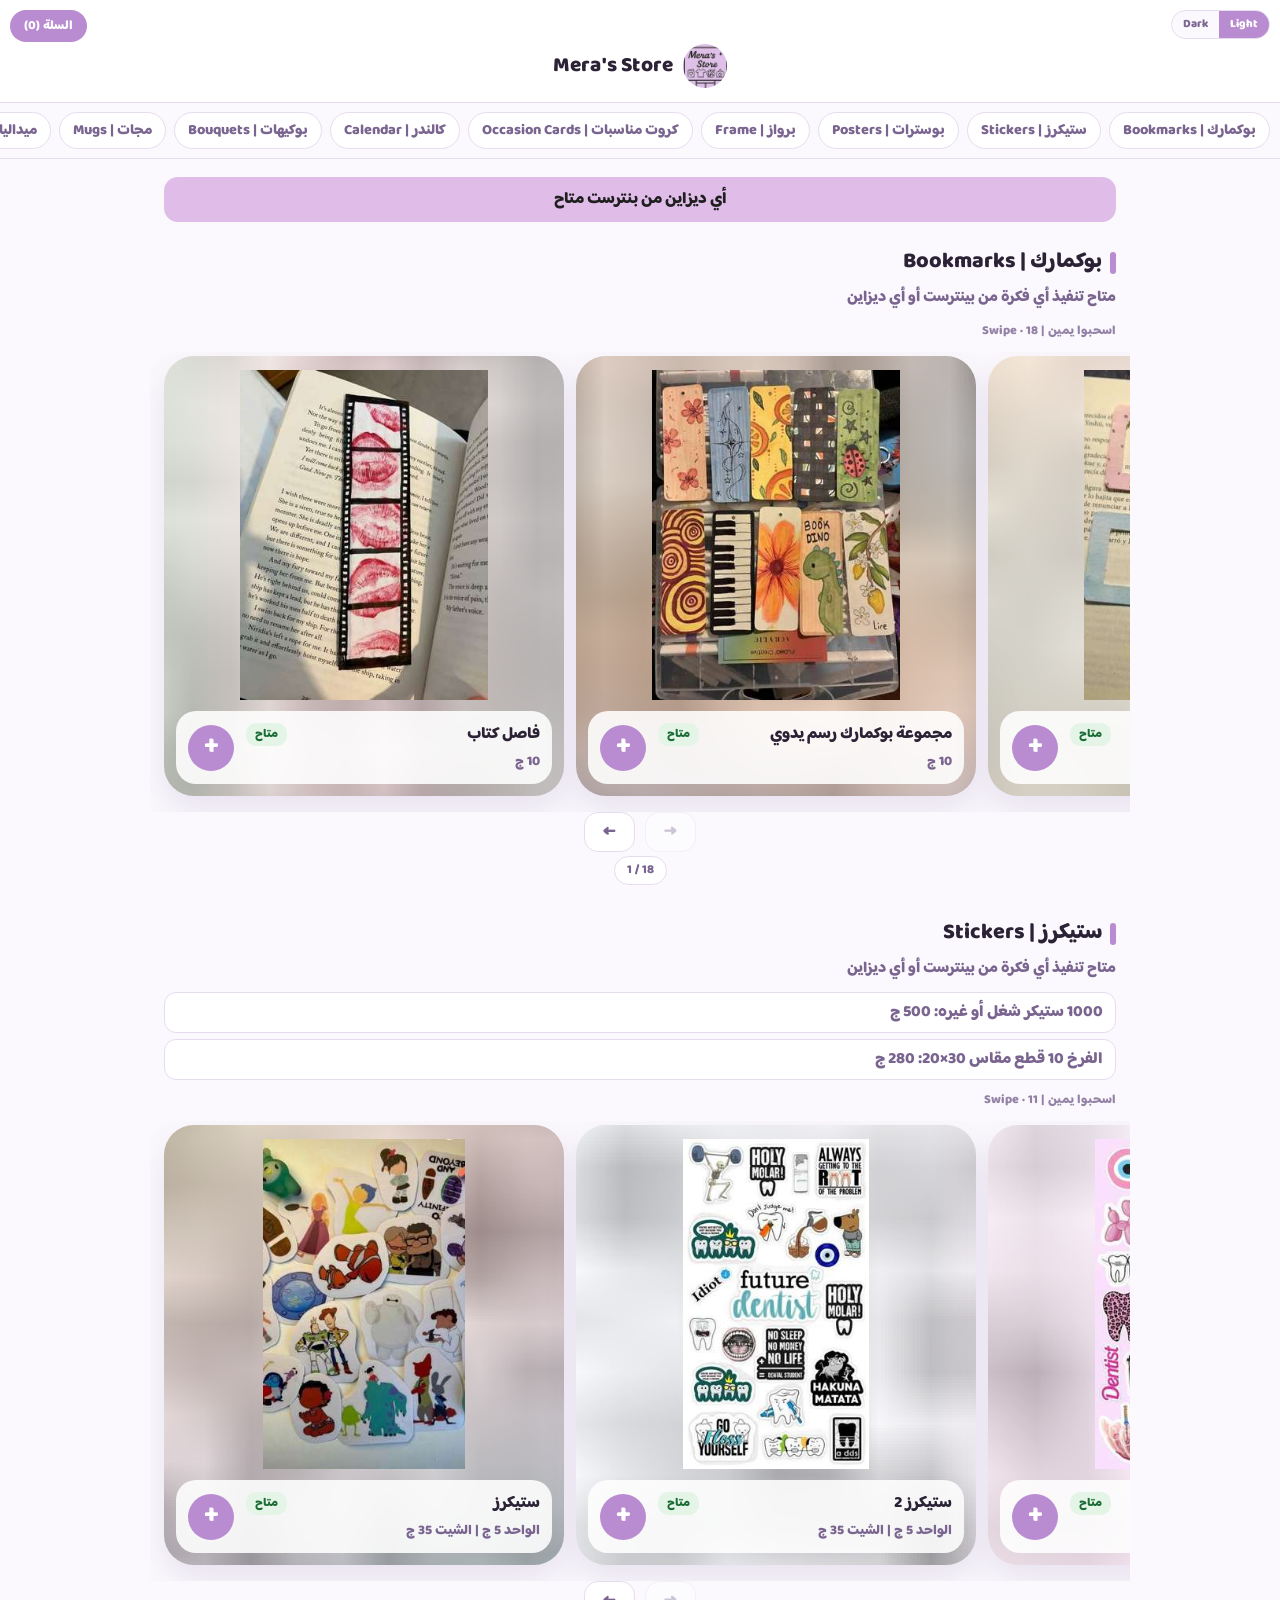
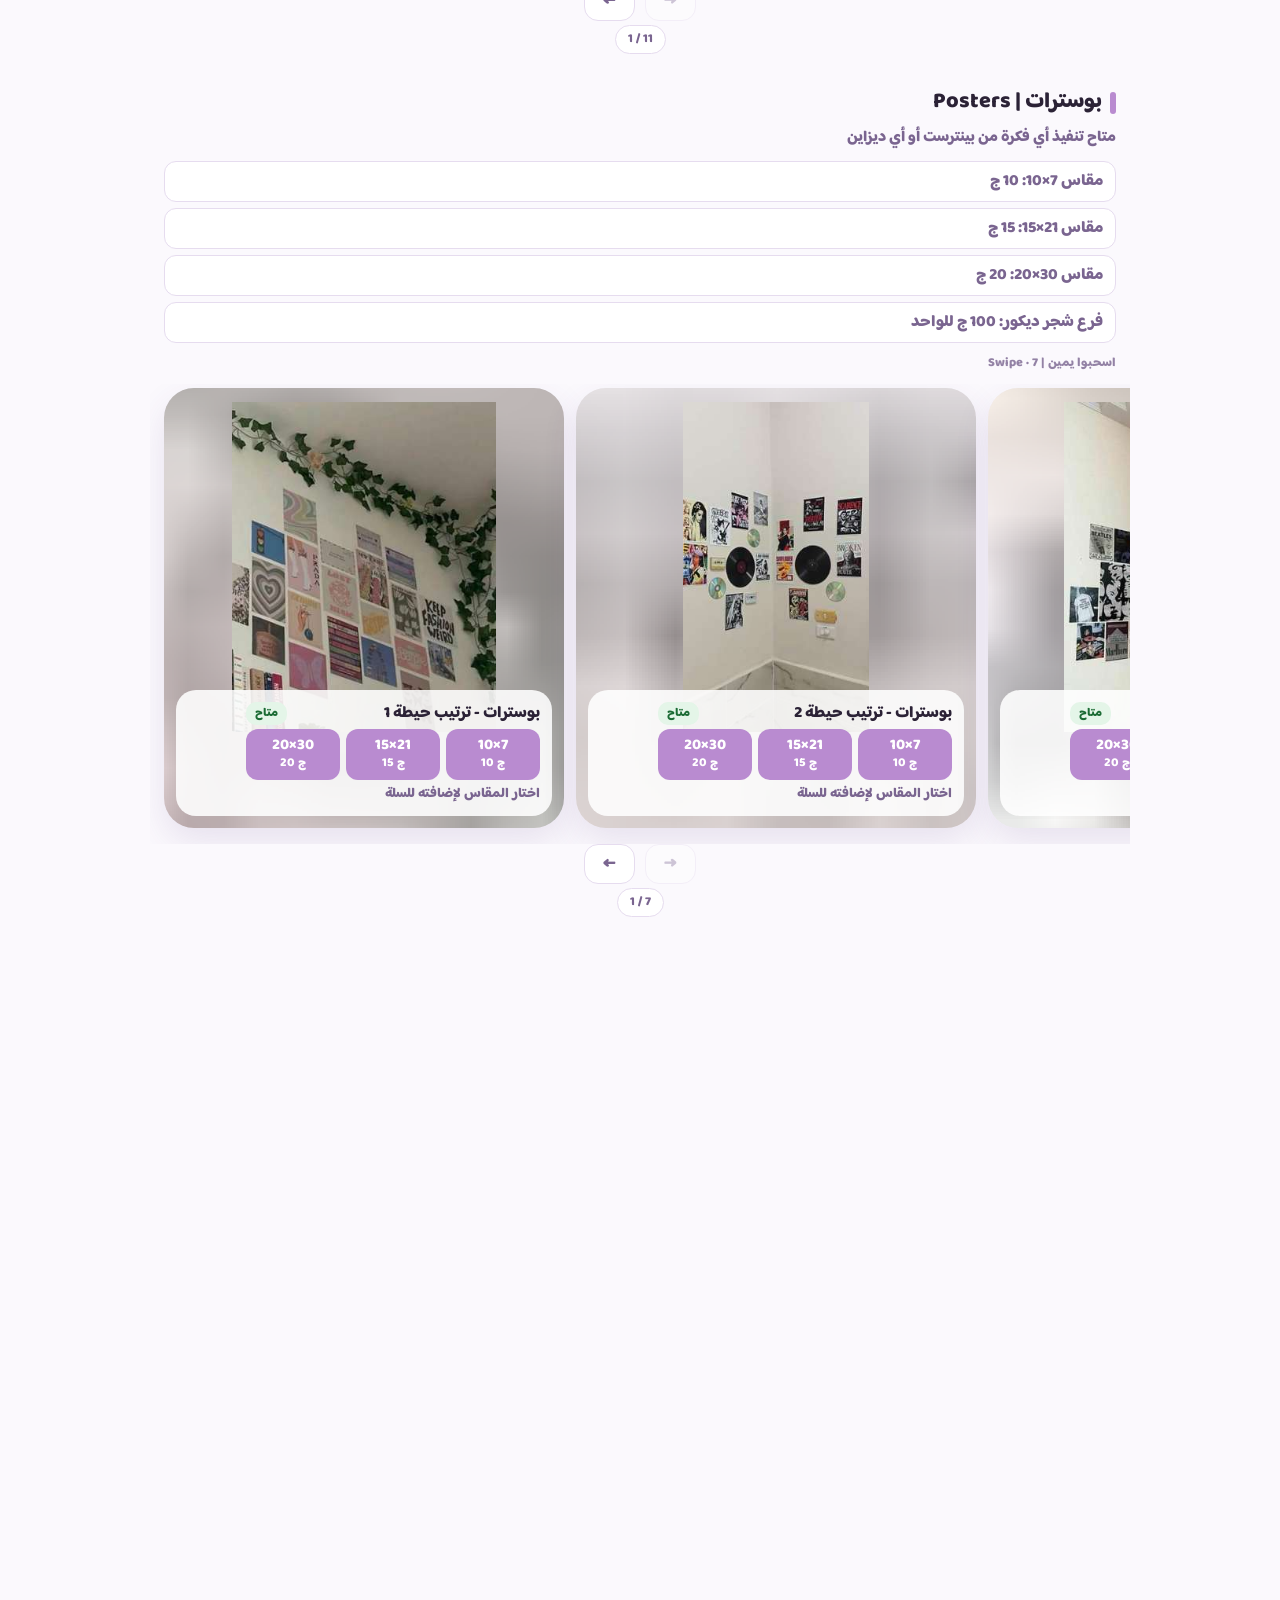
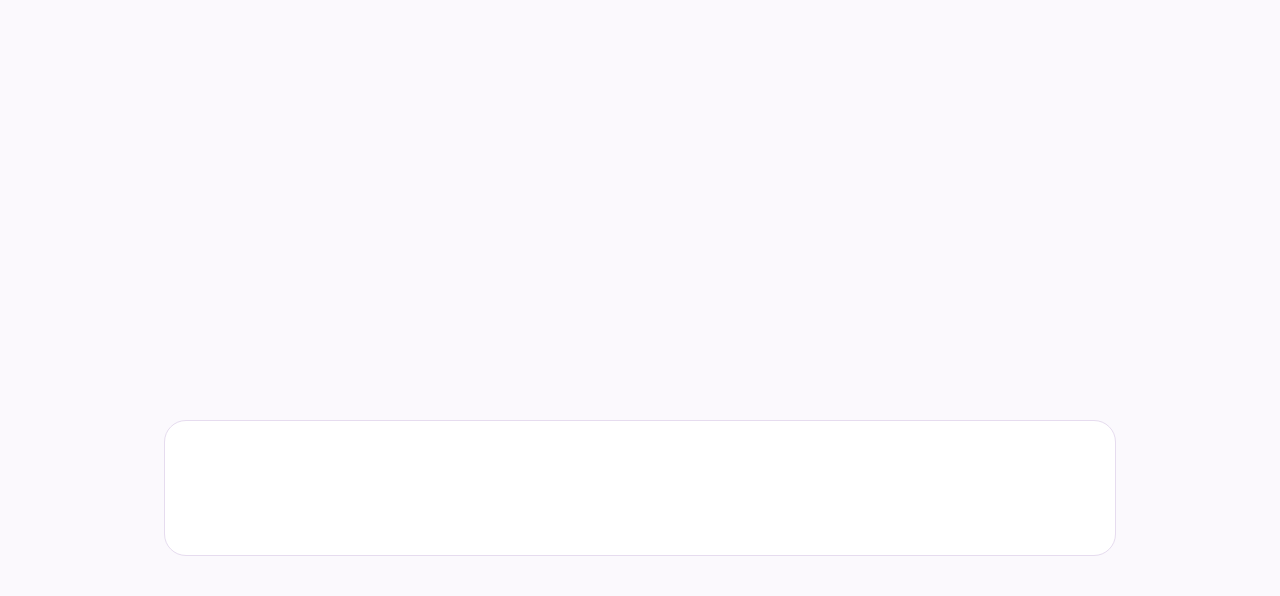
<file: index.html>
<!doctype html>
<html lang="ar" dir="rtl">
<head>
<meta charset="utf-8">
<meta name="viewport" content="width=device-width,initial-scale=1">
<title>Mera's Store | ميراز ستور | هدايا هاند ميد بالطلب</title>
<meta name="description" content="ميراز ستور: هدايا هاند ميد بالطلب: بوكيهات ورد، بوسترات، مجات، كروت مناسبات، بروازات، ميداليات وستيك تخرج. أي ديزاين من بنترست متاح، والطلب بيتم على واتساب.">
<meta name="robots" content="index, follow">
<link rel="canonical" href="https://amera-web.github.io/mera-store/">
<link rel="icon" type="image/svg+xml" href="favicon.svg">
<meta property="og:type" content="website">
<meta property="og:site_name" content="Mera's Store">
<meta property="og:title" content="Mera's Store | ميراز ستور | هدايا هاند ميد بالطلب">
<meta property="og:description" content="هدايا هاند ميد بالطلب: بوكيهات ورد، بوسترات، مجات، كروت مناسبات، بروازات، ميداليات وستيك تخرج. الطلب على واتساب.">
<meta property="og:url" content="https://amera-web.github.io/mera-store/">
<meta property="og:image" content="https://amera-web.github.io/mera-store/og-cover.jpg">
<meta property="og:locale" content="ar_EG">
<meta name="twitter:card" content="summary">
<script type="application/ld+json">
{
  "@context": "https://schema.org",
  "@type": "Store",
  "name": "Mera's Store",
  "alternateName": "ميراز ستور",
  "url": "https://amera-web.github.io/mera-store/",
  "image": "https://amera-web.github.io/mera-store/og-cover.jpg",
  "description": "متجر هدايا هاند ميد بالطلب: بوكيهات ورد، بوسترات، مجات، كروت مناسبات، بروازات، ميداليات وستيك تخرج.",
  "sameAs": [
    "https://www.instagram.com/merasjopp_89",
    "https://tiktok.com/@meras_jopp89"
  ],
  "contactPoint": {
    "@type": "ContactPoint",
    "contactType": "sales",
    "url": "https://wa.me/201017107338"
  }
}
</script>
<link rel="stylesheet" href="style.css">
</head>
<body>
<div id="app"><header class="h-side"><div class="theme" role="group" aria-label="Theme"><button type="button" data-t="light" aria-pressed="true">Light</button><button type="button" data-t="dark" aria-pressed="false">Dark</button></div><button type="button" class="cartbtn" id="cartbtn">السلة (0)</button><div class="side"><img data-s="logo.jpg" alt="Mera's Store"><div class="brand">Mera's Store</div></div></header>
<nav><a href="#bookmarks">بوكمارك | Bookmarks</a><a href="#stickers">ستيكرز | Stickers</a><a href="#posters">بوسترات | Posters</a><a href="#frames">برواز | Frame</a><a href="#cards">كروت مناسبات | Occasion Cards</a><a href="#calendar">كالندر | Calendar</a><a href="#bouquets">بوكيهات | Bouquets</a><a href="#mugs">مجات | Mugs</a><a href="#keychains">ميداليات | Keychains</a><a href="#grad">ستيك تخرج | Graduation Props</a><a href="#biz">كروت بيزنس | Business Cards</a><a href="#reviews">رسايل العملاء | Customers</a></nav>
<main><p class="pin">أي ديزاين من بنترست متاح</p><section id="bookmarks"><h2>بوكمارك | Bookmarks</h2><p class="tag">متاح تنفيذ أي فكرة من بينترست أو أي ديزاين</p><p class="hint">اسحبوا يمين | Swipe · 18</p><div class="row"><div class="card" style="--bd:url([data-uri])"><img data-s="bookmark.jpg" alt="فاصل كتاب" loading="lazy" decoding="async"><div><span class="name">فاصل كتاب</span><span class="av">متاح</span><span class="price">10 ج</span><button data-id="bookmark" data-n="فاصل كتاب">أضيف للسلة</button></div></div><div class="card" style="--bd:url([data-uri])"><img data-s="bookmarks2.jpg" alt="مجموعة بوكمارك رسم يدوي" loading="lazy" decoding="async"><div><span class="name">مجموعة بوكمارك رسم يدوي</span><span class="av">متاح</span><span class="price">10 ج</span><button data-id="bookmarks2" data-n="مجموعة بوكمارك رسم يدوي">أضيف للسلة</button></div></div><div class="card" style="--bd:url([data-uri])"><img data-s="bm-6499b5d2.jpg" alt="بوكمارك 3" loading="lazy" decoding="async"><div><span class="name">بوكمارك 3</span><span class="av">متاح</span><span class="price">10 ج</span><button data-id="bm-6499b5d2" data-n="بوكمارك 3">أضيف للسلة</button></div></div><div class="card" style="--bd:url([data-uri])"><img data-s="bm-3777583b.jpg" alt="بوكمارك 4" loading="lazy" decoding="async"><div><span class="name">بوكمارك 4</span><span class="av">متاح</span><span class="price">10 ج</span><button data-id="bm-3777583b" data-n="بوكمارك 4">أضيف للسلة</button></div></div><div class="card" style="--bd:url([data-uri])"><img data-s="bm-bdb9f914.jpg" alt="بوكمارك 5" loading="lazy" decoding="async"><div><span class="name">بوكمارك 5</span><span class="av">متاح</span><span class="price">10 ج</span><button data-id="bm-bdb9f914" data-n="بوكمارك 5">أضيف للسلة</button></div></div><div class="card" style="--bd:url([data-uri])"><img data-s="bm-5d52bbbf.jpg" alt="بوكمارك 6" loading="lazy" decoding="async"><div><span class="name">بوكمارك 6</span><span class="av">متاح</span><span class="price">10 ج</span><button data-id="bm-5d52bbbf" data-n="بوكمارك 6">أضيف للسلة</button></div></div><div class="card" style="--bd:url([data-uri])"><img data-s="bm-d1ce4de3.jpg" alt="بوكمارك 7" loading="lazy" decoding="async"><div><span class="name">بوكمارك 7</span><span class="av">متاح</span><span class="price">10 ج</span><button data-id="bm-d1ce4de3" data-n="بوكمارك 7">أضيف للسلة</button></div></div><div class="card" style="--bd:url([data-uri])"><img data-s="bm-d1bf0433.jpg" alt="بوكمارك 8" loading="lazy" decoding="async"><div><span class="name">بوكمارك 8</span><span class="av">متاح</span><span class="price">10 ج</span><button data-id="bm-d1bf0433" data-n="بوكمارك 8">أضيف للسلة</button></div></div><div class="card" style="--bd:url([data-uri])"><img data-s="bm-7e5b2b7e.jpg" alt="بوكمارك 9" loading="lazy" decoding="async"><div><span class="name">بوكمارك 9</span><span class="av">متاح</span><span class="price">10 ج</span><button data-id="bm-7e5b2b7e" data-n="بوكمارك 9">أضيف للسلة</button></div></div><div class="card" style="--bd:url([data-uri])"><img data-s="bm-2d952a1c.jpg" alt="بوكمارك 10" loading="lazy" decoding="async"><div><span class="name">بوكمارك 10</span><span class="av">متاح</span><span class="price">10 ج</span><button data-id="bm-2d952a1c" data-n="بوكمارك 10">أضيف للسلة</button></div></div><div class="card" style="--bd:url([data-uri])"><img data-s="bm-8ae7e34d.jpg" alt="بوكمارك 11" loading="lazy" decoding="async"><div><span class="name">بوكمارك 11</span><span class="av">متاح</span><span class="price">10 ج</span><button data-id="bm-8ae7e34d" data-n="بوكمارك 11">أضيف للسلة</button></div></div><div class="card" style="--bd:url([data-uri])"><img data-s="bm-5a660c65.jpg" alt="بوكمارك 12" loading="lazy" decoding="async"><div><span class="name">بوكمارك 12</span><span class="av">متاح</span><span class="price">10 ج</span><button data-id="bm-5a660c65" data-n="بوكمارك 12">أضيف للسلة</button></div></div><div class="card" style="--bd:url([data-uri])"><img data-s="bm-5faab9bc.jpg" alt="بوكمارك 13" loading="lazy" decoding="async"><div><span class="name">بوكمارك 13</span><span class="av">متاح</span><span class="price">10 ج</span><button data-id="bm-5faab9bc" data-n="بوكمارك 13">أضيف للسلة</button></div></div><div class="card" style="--bd:url([data-uri])"><img data-s="bm-2adc20fd.jpg" alt="بوكمارك 14" loading="lazy" decoding="async"><div><span class="name">بوكمارك 14</span><span class="av">متاح</span><span class="price">10 ج</span><button data-id="bm-2adc20fd" data-n="بوكمارك 14">أضيف للسلة</button></div></div><div class="card" style="--bd:url([data-uri])"><img data-s="bm-a53bd9fd.jpg" alt="بوكمارك 15" loading="lazy" decoding="async"><div><span class="name">بوكمارك 15</span><span class="av">متاح</span><span class="price">10 ج</span><button data-id="bm-a53bd9fd" data-n="بوكمارك 15">أضيف للسلة</button></div></div><div class="card" style="--bd:url([data-uri])"><img data-s="bm-b02fcc1a.jpg" alt="بوكمارك 16" loading="lazy" decoding="async"><div><span class="name">بوكمارك 16</span><span class="av">متاح</span><span class="price">10 ج</span><button data-id="bm-b02fcc1a" data-n="بوكمارك 16">أضيف للسلة</button></div></div><div class="card" style="--bd:url([data-uri])"><img data-s="bm-c61d346a.jpg" alt="بوكمارك 17" loading="lazy" decoding="async"><div><span class="name">بوكمارك 17</span><span class="av">متاح</span><span class="price">10 ج</span><button data-id="bm-c61d346a" data-n="بوكمارك 17">أضيف للسلة</button></div></div><div class="card" style="--bd:url([data-uri])"><img data-s="bm-b8064dca.jpg" alt="بوكمارك 18" loading="lazy" decoding="async"><div><span class="name">بوكمارك 18</span><span class="av">متاح</span><span class="price">10 ج</span><button data-id="bm-b8064dca" data-n="بوكمارك 18">أضيف للسلة</button></div></div></div></section><section id="stickers"><h2>ستيكرز | Stickers</h2><p class="tag">متاح تنفيذ أي فكرة من بينترست أو أي ديزاين</p><div class="plist"><span dir="auto">1000 ستيكر شغل أو غيره: 500 ج</span><span dir="auto">الفرخ 10 قطع مقاس <bdi dir="ltr">20×30</bdi>: 280 ج</span></div><p class="hint">اسحبوا يمين | Swipe · 11</p><div class="row"><div class="card" style="--bd:url([data-uri])"><img data-s="stickers.jpg" alt="ستيكرز" loading="lazy" decoding="async"><div><span class="name">ستيكرز</span><span class="av">متاح</span><span class="price">الواحد 5 ج | الشيت 35 ج</span><button data-id="stickers" data-n="ستيكرز">أضيف للسلة</button></div></div><div class="card" style="--bd:url([data-uri])"><img data-s="st-6cd3c4cc.jpg" alt="ستيكرز 2" loading="lazy" decoding="async"><div><span class="name">ستيكرز 2</span><span class="av">متاح</span><span class="price">الواحد 5 ج | الشيت 35 ج</span><button data-id="st-6cd3c4cc" data-n="ستيكرز 2">أضيف للسلة</button></div></div><div class="card" style="--bd:url([data-uri])"><img data-s="st-ae28cc92.jpg" alt="ستيكرز 3" loading="lazy" decoding="async"><div><span class="name">ستيكرز 3</span><span class="av">متاح</span><span class="price">الواحد 5 ج | الشيت 35 ج</span><button data-id="st-ae28cc92" data-n="ستيكرز 3">أضيف للسلة</button></div></div><div class="card" style="--bd:url([data-uri])"><img data-s="st-2877c708.jpg" alt="ستيكرز 4" loading="lazy" decoding="async"><div><span class="name">ستيكرز 4</span><span class="av">متاح</span><span class="price">الواحد 5 ج | الشيت 35 ج</span><button data-id="st-2877c708" data-n="ستيكرز 4">أضيف للسلة</button></div></div><div class="card" style="--bd:url([data-uri])"><img data-s="st-343c910b.jpg" alt="ستيكرز 5" loading="lazy" decoding="async"><div><span class="name">ستيكرز 5</span><span class="av">متاح</span><span class="price">الواحد 5 ج | الشيت 35 ج</span><button data-id="st-343c910b" data-n="ستيكرز 5">أضيف للسلة</button></div></div><div class="card" style="--bd:url([data-uri])"><img data-s="st-2d88e690.jpg" alt="ستيكرز 6" loading="lazy" decoding="async"><div><span class="name">ستيكرز 6</span><span class="av">متاح</span><span class="price">الواحد 5 ج | الشيت 35 ج</span><button data-id="st-2d88e690" data-n="ستيكرز 6">أضيف للسلة</button></div></div><div class="card" style="--bd:url([data-uri])"><img data-s="st-a7065b70.jpg" alt="ستيكرز 7" loading="lazy" decoding="async"><div><span class="name">ستيكرز 7</span><span class="av">متاح</span><span class="price">الواحد 5 ج | الشيت 35 ج</span><button data-id="st-a7065b70" data-n="ستيكرز 7">أضيف للسلة</button></div></div><div class="card" style="--bd:url([data-uri])"><img data-s="st-939bc776.jpg" alt="ستيكرز 8" loading="lazy" decoding="async"><div><span class="name">ستيكرز 8</span><span class="av">متاح</span><span class="price">الواحد 5 ج | الشيت 35 ج</span><button data-id="st-939bc776" data-n="ستيكرز 8">أضيف للسلة</button></div></div><div class="card" style="--bd:url([data-uri])"><img data-s="st-d88ac92c.jpg" alt="ستيكرز 9" loading="lazy" decoding="async"><div><span class="name">ستيكرز 9</span><span class="av">متاح</span><span class="price">الواحد 5 ج | الشيت 35 ج</span><button data-id="st-d88ac92c" data-n="ستيكرز 9">أضيف للسلة</button></div></div><div class="card" style="--bd:url([data-uri])"><img data-s="st-f0c55bbc.jpg" alt="ستيكرز 10" loading="lazy" decoding="async"><div><span class="name">ستيكرز 10</span><span class="av">متاح</span><span class="price">الواحد 5 ج | الشيت 35 ج</span><button data-id="st-f0c55bbc" data-n="ستيكرز 10">أضيف للسلة</button></div></div><div class="card" style="--bd:url([data-uri])"><img data-s="st-24be9485.jpg" alt="ستيكرز 11" loading="lazy" decoding="async"><div><span class="name">ستيكرز 11</span><span class="av">متاح</span><span class="price">الواحد 5 ج | الشيت 35 ج</span><button data-id="st-24be9485" data-n="ستيكرز 11">أضيف للسلة</button></div></div></div></section><section id="posters"><h2>بوسترات | Posters</h2><p class="tag">متاح تنفيذ أي فكرة من بينترست أو أي ديزاين</p><div class="plist"><span>مقاس <bdi dir="ltr">10×7</bdi>: 10 ج</span><span>مقاس <bdi dir="ltr">15×21</bdi>: 15 ج</span><span>مقاس <bdi dir="ltr">20×30</bdi>: 20 ج</span><span dir="auto">فرع شجر ديكور: 100 ج للواحد</span></div><p class="hint">اسحبوا يمين | Swipe · 7</p><div class="row"><div class="card" style="--bd:url([data-uri])"><img data-s="posters.jpg" alt="بوسترات - ترتيب حيطة 1" loading="lazy" decoding="async"><div><span class="name">بوسترات - ترتيب حيطة 1</span><span class="av">متاح</span><span class="price">السعر حسب المقاس (فوق)</span><button data-id="posters" data-n="بوسترات - ترتيب حيطة 1">أضيف للسلة</button></div></div><div class="card" style="--bd:url([data-uri])"><img data-s="posters2.jpg" alt="بوسترات - ترتيب حيطة 2" loading="lazy" decoding="async"><div><span class="name">بوسترات - ترتيب حيطة 2</span><span class="av">متاح</span><span class="price">السعر حسب المقاس (فوق)</span><button data-id="posters2" data-n="بوسترات - ترتيب حيطة 2">أضيف للسلة</button></div></div><div class="card" style="--bd:url([data-uri])"><img data-s="po-1fc9a0db.jpg" alt="بوسترات - ترتيب حيطة 3" loading="lazy" decoding="async"><div><span class="name">بوسترات - ترتيب حيطة 3</span><span class="av">متاح</span><span class="price">السعر حسب المقاس (فوق)</span><button data-id="po-1fc9a0db" data-n="بوسترات - ترتيب حيطة 3">أضيف للسلة</button></div></div><div class="card" style="--bd:url([data-uri])"><img data-s="po-8c38661c.jpg" alt="بوسترات - ترتيب حيطة 4" loading="lazy" decoding="async"><div><span class="name">بوسترات - ترتيب حيطة 4</span><span class="av">متاح</span><span class="price">السعر حسب المقاس (فوق)</span><button data-id="po-8c38661c" data-n="بوسترات - ترتيب حيطة 4">أضيف للسلة</button></div></div><div class="card" style="--bd:url([data-uri])"><img data-s="po-a3e59f30.jpg" alt="بوسترات - ترتيب حيطة 5" loading="lazy" decoding="async"><div><span class="name">بوسترات - ترتيب حيطة 5</span><span class="av">متاح</span><span class="price">السعر حسب المقاس (فوق)</span><button data-id="po-a3e59f30" data-n="بوسترات - ترتيب حيطة 5">أضيف للسلة</button></div></div><div class="card" style="--bd:url([data-uri])"><img data-s="po-32654e62.jpg" alt="بوسترات - ترتيب حيطة 6" loading="lazy" decoding="async"><div><span class="name">بوسترات - ترتيب حيطة 6</span><span class="av">متاح</span><span class="price">السعر حسب المقاس (فوق)</span><button data-id="po-32654e62" data-n="بوسترات - ترتيب حيطة 6">أضيف للسلة</button></div></div><div class="card" style="--bd:url([data-uri])"><img data-s="po-8a47a3f5.jpg" alt="بوسترات - ترتيب حيطة 7" loading="lazy" decoding="async"><div><span class="name">بوسترات - ترتيب حيطة 7</span><span class="av">متاح</span><span class="price">السعر حسب المقاس (فوق)</span><button data-id="po-8a47a3f5" data-n="بوسترات - ترتيب حيطة 7">أضيف للسلة</button></div></div></div></section><section id="frames"><h2>برواز | Frame</h2><p class="tag">متاح تنفيذ أي فكرة من بينترست أو أي ديزاين</p><button class="fcover" id="fcover" type="button" aria-expanded="false"><img data-s="frame-cover.jpg" alt="برواز | Frame 20×30 · 21×15 · 10×15"><span>اضغطوا لمشاهدة المقاسات | Tap to see sizes</span></button><div class="fpanel" id="fpanel" hidden><div class="fsize"><h3><bdi dir="ltr">20×30</bdi> · 170 ج</h3><img class="fsz" data-s="frame-size-20x30.jpg" alt="برواز 20×30 | Frame 20×30"><p class="hint">اسحبوا يمين | Swipe · 7</p><div class="row"><div class="card" style="--bd:url([data-uri])"><img data-s="frame-collage.jpg" alt="برواز 20×30 - تصميم 1" loading="lazy" decoding="async"><div><span class="name">برواز 20×30 - تصميم 1</span><span class="av">متاح</span><span class="price">170 ج</span><button data-id="frame-collage" data-n="برواز 20×30 - تصميم 1">أضيف للسلة</button></div></div><div class="card" style="--bd:url([data-uri])"><img data-s="frame-red.jpg" alt="برواز 20×30 - تصميم 2" loading="lazy" decoding="async"><div><span class="name">برواز 20×30 - تصميم 2</span><span class="av">متاح</span><span class="price">170 ج</span><button data-id="frame-red" data-n="برواز 20×30 - تصميم 2">أضيف للسلة</button></div></div><div class="card" style="--bd:url([data-uri])"><img data-s="frame-car.jpg" alt="برواز 20×30 - تصميم 3" loading="lazy" decoding="async"><div><span class="name">برواز 20×30 - تصميم 3</span><span class="av">متاح</span><span class="price">170 ج</span><button data-id="frame-car" data-n="برواز 20×30 - تصميم 3">أضيف للسلة</button></div></div><div class="card" style="--bd:url([data-uri])"><img data-s="fr-89ebdd4a.jpg" alt="برواز 20×30 - تصميم 4" loading="lazy" decoding="async"><div><span class="name">برواز 20×30 - تصميم 4</span><span class="av">متاح</span><span class="price">170 ج</span><button data-id="fr-89ebdd4a" data-n="برواز 20×30 - تصميم 4">أضيف للسلة</button></div></div><div class="card" style="--bd:url([data-uri])"><img data-s="fr-0cc7b293.jpg" alt="برواز 20×30 - تصميم 5" loading="lazy" decoding="async"><div><span class="name">برواز 20×30 - تصميم 5</span><span class="av">متاح</span><span class="price">170 ج</span><button data-id="fr-0cc7b293" data-n="برواز 20×30 - تصميم 5">أضيف للسلة</button></div></div><div class="card" style="--bd:url([data-uri])"><img data-s="fr-9b380de0.jpg" alt="برواز 20×30 - تصميم 6" loading="lazy" decoding="async"><div><span class="name">برواز 20×30 - تصميم 6</span><span class="av">متاح</span><span class="price">170 ج</span><button data-id="fr-9b380de0" data-n="برواز 20×30 - تصميم 6">أضيف للسلة</button></div></div><div class="card" style="--bd:url([data-uri])"><img data-s="fr-8fe261a5.jpg" alt="برواز 20×30 - تصميم 7" loading="lazy" decoding="async"><div><span class="name">برواز 20×30 - تصميم 7</span><span class="av">متاح</span><span class="price">170 ج</span><button data-id="fr-8fe261a5" data-n="برواز 20×30 - تصميم 7">أضيف للسلة</button></div></div></div></div><div class="fsize"><h3><bdi dir="ltr">21×15</bdi> · 150 ج</h3><img class="fsz" data-s="frame-size-21x15.jpg" alt="برواز 21×15 | Frame 21×15"><p class="hint">اسحبوا يمين | Swipe · 3</p><div class="row"><div class="card" style="--bd:url([data-uri])"><img data-s="frame-21x15.jpg" alt="برواز 21×15 - تصميم 1" loading="lazy" decoding="async"><div><span class="name">برواز 21×15 - تصميم 1</span><span class="av">متاح</span><span class="price">150 ج</span><button data-id="frame-21x15" data-n="برواز 21×15 - تصميم 1">أضيف للسلة</button></div></div><div class="card" style="--bd:url([data-uri])"><img data-s="frame-blue.jpg" alt="برواز 21×15 - تصميم 2" loading="lazy" decoding="async"><div><span class="name">برواز 21×15 - تصميم 2</span><span class="av">متاح</span><span class="price">150 ج</span><button data-id="frame-blue" data-n="برواز 21×15 - تصميم 2">أضيف للسلة</button></div></div><div class="card" style="--bd:url([data-uri])"><img data-s="fr-c54f2c7e.jpg" alt="برواز 21×15 - تصميم 3" loading="lazy" decoding="async"><div><span class="name">برواز 21×15 - تصميم 3</span><span class="av">متاح</span><span class="price">150 ج</span><button data-id="fr-c54f2c7e" data-n="برواز 21×15 - تصميم 3">أضيف للسلة</button></div></div></div></div><div class="fsize"><h3><bdi dir="ltr">10×15</bdi> · 130 ج</h3><img class="fsz" data-s="frame-size-10x15.jpg" alt="برواز 10×15 | Frame 10×15"><p class="hint">اسحبوا يمين | Swipe · 4</p><div class="row"><div class="card" style="--bd:url([data-uri])"><img data-s="fr-15c36048.jpg" alt="برواز 10×15 - تصميم 1" loading="lazy" decoding="async"><div><span class="name">برواز 10×15 - تصميم 1</span><span class="av">متاح</span><span class="price">130 ج</span><button data-id="fr-15c36048" data-n="برواز 10×15 - تصميم 1">أضيف للسلة</button></div></div><div class="card" style="--bd:url([data-uri])"><img data-s="n-1d8ba34d.jpg" alt="برواز 10×15 - تصميم 2" loading="lazy" decoding="async"><div><span class="name">برواز 10×15 - تصميم 2</span><span class="av">متاح</span><span class="price">ابعتلنا الصورة لمعرفة السعر</span><button data-id="n-1d8ba34d" data-n="برواز 10×15 - تصميم 2">أضيف للسلة</button></div></div><div class="card" style="--bd:url([data-uri])"><img data-s="n-281a5f4f.jpg" alt="برواز 10×15 - تصميم 3" loading="lazy" decoding="async"><div><span class="name">برواز 10×15 - تصميم 3</span><span class="av">متاح</span><span class="price">ابعتلنا الصورة لمعرفة السعر</span><button data-id="n-281a5f4f" data-n="برواز 10×15 - تصميم 3">أضيف للسلة</button></div></div><div class="card" style="--bd:url([data-uri])"><img data-s="n-c7849ffd.jpg" alt="برواز 10×15 - تصميم 4" loading="lazy" decoding="async"><div><span class="name">برواز 10×15 - تصميم 4</span><span class="av">متاح</span><span class="price">ابعتلنا الصورة لمعرفة السعر</span><button data-id="n-c7849ffd" data-n="برواز 10×15 - تصميم 4">أضيف للسلة</button></div></div></div></div></div></section><section id="cards"><h2>كروت مناسبات | Occasion Cards</h2><p class="tag">متاح تنفيذ أي فكرة من بينترست أو أي ديزاين</p><p class="hint">اسحبوا يمين | Swipe · 8</p><div class="row"><div class="card" style="--bd:url([data-uri])"><img data-s="card.jpg" alt="كارت بوب أب" loading="lazy" decoding="async"><div><span class="name">كارت بوب أب</span><span class="av">متاح</span><span class="price">35 ج · 3D</span><button data-id="card" data-n="كارت بوب أب">أضيف للسلة</button></div></div><div class="card" style="--bd:url([data-uri])"><img data-s="slider.jpg" alt="كارت سلايدر" loading="lazy" decoding="async"><div><span class="name">كارت سلايدر</span><span class="av">متاح</span><span class="price">25 ج</span><button data-id="slider" data-n="كارت سلايدر">أضيف للسلة</button></div></div><div class="card" style="--bd:url([data-uri])"><img data-s="letter.jpg" alt="ورقة رسالة مزخرفة" loading="lazy" decoding="async"><div><span class="name">ورقة رسالة مزخرفة</span><span class="av">متاح</span><span class="price">25 ج</span><button data-id="letter" data-n="ورقة رسالة مزخرفة">أضيف للسلة</button></div></div><div class="card" style="--bd:url([data-uri])"><img data-s="popup-color.jpg" alt="بوب أب ملوّن" loading="lazy" decoding="async"><div><span class="name">بوب أب ملوّن</span><span class="av">متاح</span><span class="price">35 ج · 3D</span><button data-id="popup-color" data-n="بوب أب ملوّن">أضيف للسلة</button></div></div><div class="card" style="--bd:url([data-uri])"><img data-s="popup-plain.jpg" alt="بوب أب سادة" loading="lazy" decoding="async"><div><span class="name">بوب أب سادة</span><span class="av">متاح</span><span class="price">35 ج · 3D</span><button data-id="popup-plain" data-n="بوب أب سادة">أضيف للسلة</button></div></div><div class="card" style="--bd:url([data-uri])"><img data-s="card-gingham-closed.jpg" alt="كارت كارو أزرق (مقفول)" loading="lazy" decoding="async"><div><span class="name">كارت كارو أزرق</span><span class="av">متاح</span><span class="price">20 ج</span><button data-id="card-gingham" data-n="كارت كارو أزرق">أضيف للسلة</button></div></div><div class="card" style="--bd:url([data-uri])"><img data-s="card-gingham-open.jpg" alt="كارت كارو أزرق (مفتوح)" loading="lazy" decoding="async"><div><span class="name">كارت كارو أزرق (مفتوح)</span><span class="av">متاح</span><span class="price">20 ج</span></div></div><div class="card" style="--bd:url([data-uri])"><img data-s="card-landscape.jpg" alt="كارت رسالة عيد ميلاد" loading="lazy" decoding="async"><div><span class="name">كارت رسالة عيد ميلاد</span><span class="av">متاح</span><span class="price">20 ج</span><button data-id="card-landscape" data-n="كارت رسالة عيد ميلاد">أضيف للسلة</button></div></div></div></section><section id="calendar"><h2>كالندر | Calendar</h2><p class="tag">متاح تنفيذ أي فكرة من بينترست أو أي ديزاين</p><p class="hint">اسحبوا يمين | Swipe · 7</p><div class="row"><div class="card" style="--bd:url([data-uri])"><img data-s="cal-624f7f69.jpg" alt="كالندر 1" loading="lazy" decoding="async"><div><span class="name">كالندر 1</span><span class="av">متاح</span><span class="price">20 ج (شهر أو أسبوع)</span><button data-id="cal-624f7f69" data-n="كالندر 1">أضيف للسلة</button></div></div><div class="card" style="--bd:url([data-uri])"><img data-s="cal-558f1f0b.jpg" alt="كالندر 2" loading="lazy" decoding="async"><div><span class="name">كالندر 2</span><span class="av">متاح</span><span class="price">20 ج (شهر أو أسبوع)</span><button data-id="cal-558f1f0b" data-n="كالندر 2">أضيف للسلة</button></div></div><div class="card" style="--bd:url([data-uri])"><img data-s="cal-eaf8d5b4.jpg" alt="كالندر 3" loading="lazy" decoding="async"><div><span class="name">كالندر 3</span><span class="av">متاح</span><span class="price">20 ج (شهر أو أسبوع)</span><button data-id="cal-eaf8d5b4" data-n="كالندر 3">أضيف للسلة</button></div></div><div class="card" style="--bd:url([data-uri])"><img data-s="cal-39ce5f0c.jpg" alt="كالندر 4" loading="lazy" decoding="async"><div><span class="name">كالندر 4</span><span class="av">متاح</span><span class="price">20 ج (شهر أو أسبوع)</span><button data-id="cal-39ce5f0c" data-n="كالندر 4">أضيف للسلة</button></div></div><div class="card" style="--bd:url([data-uri])"><img data-s="cal-580b13f8.jpg" alt="كالندر 5" loading="lazy" decoding="async"><div><span class="name">كالندر 5</span><span class="av">متاح</span><span class="price">20 ج (شهر أو أسبوع)</span><button data-id="cal-580b13f8" data-n="كالندر 5">أضيف للسلة</button></div></div><div class="card" style="--bd:url([data-uri])"><img data-s="cal-dce40412.jpg" alt="كالندر 6" loading="lazy" decoding="async"><div><span class="name">كالندر 6</span><span class="av">متاح</span><span class="price">20 ج (شهر أو أسبوع)</span><button data-id="cal-dce40412" data-n="كالندر 6">أضيف للسلة</button></div></div><div class="card" style="--bd:url([data-uri])"><img data-s="cal-fbaa63fa.jpg" alt="كالندر 7" loading="lazy" decoding="async"><div><span class="name">كالندر 7</span><span class="av">متاح</span><span class="price">20 ج (شهر أو أسبوع)</span><button data-id="cal-fbaa63fa" data-n="كالندر 7">أضيف للسلة</button></div></div></div></section><section id="bouquets"><h2>بوكيهات مناسبات | Occasion Bouquets</h2><p class="tag">متاح تنفيذ أي فكرة من بينترست أو أي ديزاين</p><div class="plist"><span dir="auto">سعر البوكية بيختلف حسب عدد الورد والتفاصيل</span></div><p class="hint">اسحبوا يمين | Swipe · 10</p><div class="row"><div class="card" style="--bd:url([data-uri])"><img data-s="bouquet-1.jpg" alt="بوكية" loading="lazy" decoding="async"><div><span class="name">بوكية</span><span class="av">متاح</span><span class="price">350 ج</span><button data-id="bouquet-1" data-n="بوكية">أضيف للسلة</button></div></div><div class="card" style="--bd:url([data-uri])"><img data-s="n-b6071511.jpg" alt="بوكية 2" loading="lazy" decoding="async"><div><span class="name">بوكية 2</span><span class="av">متاح</span><span class="price">350 ج</span><button data-id="n-b6071511" data-n="بوكية 2">أضيف للسلة</button></div></div><div class="card" style="--bd:url([data-uri])"><img data-s="n-b6f049cd.jpg" alt="بوكية 3" loading="lazy" decoding="async"><div><span class="name">بوكية 3</span><span class="av">متاح</span><span class="price">350 ج</span><button data-id="n-b6f049cd" data-n="بوكية 3">أضيف للسلة</button></div></div><div class="card" style="--bd:url([data-uri])"><img data-s="n-700815ef.jpg" alt="بوكية 4" loading="lazy" decoding="async"><div><span class="name">بوكية 4</span><span class="av">متاح</span><span class="price">350 ج</span><button data-id="n-700815ef" data-n="بوكية 4">أضيف للسلة</button></div></div><div class="card" style="--bd:url([data-uri])"><img data-s="n-e8df62c7.jpg" alt="بوكية 5" loading="lazy" decoding="async"><div><span class="name">بوكية 5</span><span class="av">متاح</span><span class="price">350 ج</span><button data-id="n-e8df62c7" data-n="بوكية 5">أضيف للسلة</button></div></div><div class="card" style="--bd:url([data-uri])"><img data-s="n-19cc9695.jpg" alt="بوكية 6" loading="lazy" decoding="async"><div><span class="name">بوكية 6</span><span class="av">متاح</span><span class="price">300–350 ج</span><button data-id="n-19cc9695" data-n="بوكية 6">أضيف للسلة</button></div></div><div class="card" style="--bd:url([data-uri])"><img data-s="n-31911f04.jpg" alt="بوكية 7" loading="lazy" decoding="async"><div><span class="name">بوكية 7</span><span class="av">متاح</span><span class="price">ابعتلنا الصورة لمعرفة السعر</span><button data-id="n-31911f04" data-n="بوكية 7">أضيف للسلة</button></div></div><div class="card" style="--bd:url([data-uri])"><img data-s="n-29d565b8.jpg" alt="بوكية 8" loading="lazy" decoding="async"><div><span class="name">بوكية 8</span><span class="av">متاح</span><span class="price">ابعتلنا الصورة لمعرفة السعر</span><button data-id="n-29d565b8" data-n="بوكية 8">أضيف للسلة</button></div></div><div class="card" style="--bd:url([data-uri])"><img data-s="n-e948fa09.jpg" alt="بوكية 9" loading="lazy" decoding="async"><div><span class="name">بوكية 9</span><span class="av">متاح</span><span class="price">350 ج</span><button data-id="n-e948fa09" data-n="بوكية 9">أضيف للسلة</button></div></div><div class="card" style="--bd:url([data-uri])"><img data-s="n-86810418.jpg" alt="بوكية 11" loading="lazy" decoding="async"><div><span class="name">بوكية 11</span><span class="av">متاح</span><span class="price">450 ج</span><button data-id="n-86810418" data-n="بوكية 11">أضيف للسلة</button></div></div></div></section><section id="mugs"><h2>مجات | Mugs</h2><p class="tag">متاح تنفيذ أي فكرة من بينترست أو أي ديزاين</p><div class="plist"><span dir="auto">مج بـ 170 ج، متاح طباعة أي صورة عليه</span></div><p class="hint">اسحبوا يمين | Swipe · 2</p><div class="row"><div class="card" style="--bd:url([data-uri])"><img data-s="mug-1.jpg" alt="مج" loading="lazy" decoding="async"><div><span class="name">مج</span><span class="av">متاح</span><span class="price">170 ج</span><button data-id="mug" data-n="مج">أضيف للسلة</button></div></div><div class="card" style="--bd:url([data-uri])"><img data-s="mug-2.jpg" alt="مج" loading="lazy" decoding="async"><div><span class="name">مج</span><span class="av">متاح</span><span class="price">170 ج</span><button data-id="mug" data-n="مج">أضيف للسلة</button></div></div></div></section><section id="keychains"><h2>ميداليات | Keychains</h2><p class="tag">متاح تنفيذ أي فكرة من بينترست أو أي ديزاين</p><div class="row one"><div class="card" style="--bd:url([data-uri])"><img data-s="keyrings.jpg" alt="ميداليات زوجين" loading="lazy" decoding="async"><div><span class="name">ميداليات زوجين</span><span class="av">متاح</span><span class="price">20 ج للزوج (الاتنين)</span><button data-id="keyrings" data-n="ميداليات زوجين">أضيف للسلة</button></div></div></div></section><section id="grad"><h2>ستيك تخرج | Graduation Props</h2><p class="tag">متاح تنفيذ أي فكرة من بينترست أو أي ديزاين</p><p class="hint">اسحبوا يمين | Swipe · 5</p><div class="row"><div class="card" style="--bd:url([data-uri])"><img data-s="grad-princess.jpg" alt="ستيك تخرج 1" loading="lazy" decoding="async"><div><span class="name">ستيك تخرج 1</span><span class="av">متاح</span><span class="price">الواحد 5 ج | 10 بـ 40 ج</span><button data-id="grad-princess" data-n="ستيك تخرج 1">أضيف للسلة</button></div></div><div class="card" style="--bd:url([data-uri])"><img data-s="grad-clapper.jpg" alt="ستيك تخرج 2" loading="lazy" decoding="async"><div><span class="name">ستيك تخرج 2</span><span class="av">متاح</span><span class="price">الواحد 5 ج | 10 بـ 40 ج</span><button data-id="grad-clapper" data-n="ستيك تخرج 2">أضيف للسلة</button></div></div><div class="card" style="--bd:url([data-uri])"><img data-s="grad-bears.jpg" alt="ستيك تخرج 3" loading="lazy" decoding="async"><div><span class="name">ستيك تخرج 3</span><span class="av">متاح</span><span class="price">الواحد 5 ج | 10 بـ 40 ج</span><button data-id="grad-bears" data-n="ستيك تخرج 3">أضيف للسلة</button></div></div><div class="card" style="--bd:url([data-uri])"><img data-s="grad-1.jpg" alt="ستيك تخرج 4" loading="lazy" decoding="async"><div><span class="name">ستيك تخرج 4</span><span class="av">متاح</span><span class="price">الواحد 5 ج | 10 بـ 40 ج</span><button data-id="grad-1" data-n="ستيك تخرج 4">أضيف للسلة</button></div></div><div class="card" style="--bd:url([data-uri])"><img data-s="grad-2.jpg" alt="ستيك تخرج 5" loading="lazy" decoding="async"><div><span class="name">ستيك تخرج 5</span><span class="av">متاح</span><span class="price">الواحد 5 ج | 10 بـ 40 ج</span><button data-id="grad-2" data-n="ستيك تخرج 5">أضيف للسلة</button></div></div></div></section><section id="biz"><h2>كروت بيزنس | Business Cards (print sample)</h2><p class="tag">متاح تنفيذ أي فكرة من بينترست أو أي ديزاين</p><div class="row one"><div class="card" style="--bd:url([data-uri])"><img data-s="bizcard.jpg" alt="نموذج كارت بيزنس" loading="lazy" decoding="async"><div><span class="name">نموذج كارت بيزنس</span><span class="av">متاح</span><span class="price">1000 كارت بـ 550 ج | التصميم علينا</span><button data-id="bizcard" data-n="نموذج كارت بيزنس">أضيف للسلة</button></div></div></div></section><section id="reviews"><h2>من رسايل العملاء | Customer Messages</h2><div class="row one"><div class="card" style="--bd:url([data-uri])"><img data-s="reviews.jpg" alt="رسايل من العملاء" loading="lazy" decoding="async"><div><span class="name">رسايل من العملاء</span><span class="av">متاح</span></div></div></div></section><section id="contact" class="contact"><h2>تواصل معانا | Contact</h2><div class="clinks"><a href="https://wa.me/201017107338" target="_blank" rel="noopener">واتساب | WhatsApp</a><a class="alt" href="https://www.instagram.com/merasjopp_89?igsh=MTZvcjV6NTJzdGlmaA==" target="_blank" rel="noopener">إنستجرام | Instagram</a><a class="alt" href="https://tiktok.com/@meras_jopp89" target="_blank" rel="noopener">تيك توك | TikTok</a><a class="alt" href="https://chat.whatsapp.com/F8HjdOh3eMoI7mCTpuZHUn" target="_blank" rel="noopener">جروب واتساب | WhatsApp Group</a></div></section></main><dialog class="cartdlg" id="cartdlg"><h3>السلة</h3><ul id="cartlist"></ul><p class="cn">الأسعار والإجمالي بتتأكد على واتساب.</p><div class="acts"><a id="cartorder" class="dis" href="#" target="_blank" rel="noopener">اطلب على واتساب</a><button type="button" class="x" id="cartclose">إغلاق</button></div></dialog></div>
<script>
window.fill=function(){document.querySelectorAll('img[data-s]').forEach(function(m){var u=(window.I||{})[m.getAttribute('data-s')];if(u){m.src=u;m.removeAttribute('data-s')}})};
"use strict";
const WA_NUMBER = '201017107338';
(function () {
    const root = document.getElementById('app');
    const q = (s) => root.querySelector(s);
    const qa = (s) => Array.from(root.querySelectorAll(s));
    const h = document.documentElement;
    h.setAttribute('dir', 'rtl');
    h.setAttribute('lang', 'ar');
    const cart = {};
    const dlg = q('#cartdlg');
    const list = q('#cartlist'), order = q('#cartorder'), cb = q('#cartbtn');
    function upd() {
        const keys = Object.keys(cart), n = keys.reduce((a, k) => a + cart[k], 0);
        cb.textContent = 'السلة (' + n + ')';
        list.innerHTML = '';
        if (!n) {
            const li = document.createElement('li');
            li.textContent = 'السلة فاضية';
            list.appendChild(li);
        }
        keys.forEach(k => {
            const li = document.createElement('li');
            const t = document.createElement('span');
            t.textContent = k + ' × ' + cart[k];
            const r = document.createElement('button');
            r.type = 'button';
            r.textContent = 'حذف';
            r.onclick = () => { delete cart[k]; upd(); };
            li.appendChild(t);
            li.appendChild(r);
            list.appendChild(li);
        });
        if (n) {
            const t = 'أهلا ميرا، عايز/ة أطلب:\n' + keys.map(k => '- ' + k + ' × ' + cart[k]).join('\n');
            order.href = 'https://wa.me/' + WA_NUMBER + '?text=' + encodeURIComponent(t);
            order.classList.remove('dis');
        }
        else {
            order.href = '#';
            order.classList.add('dis');
        }
    }
    upd();
    cb.onclick = () => { upd(); dlg.showModal(); };
    q('#cartclose').onclick = () => dlg.close();
    qa('button[data-id]').forEach(b => b.onclick = () => {
        const sel = b.parentNode.querySelector('select');
        if (sel && !sel.value) {
            sel.focus();
            sel.classList.add('need');
            return;
        }
        const k = (b.dataset.n || '') + (sel ? ' - ' + sel.options[sel.selectedIndex].dataset.l : '');
        cart[k] = (cart[k] || 0) + 1;
        upd();
        b.classList.add('added');
        setTimeout(() => b.classList.remove('added'), 900);
    });
    // theme
    function setT(t) { h.setAttribute('data-theme', t); qa('.theme button').forEach(b => b.setAttribute('aria-pressed', String(b.dataset.t === t))); }
    qa('.theme button').forEach(b => b.addEventListener('click', () => setT(b.dataset.t)));
    // swipe rows: arrows, progress, one-directional drag guard
    qa('.row:not(.one)').forEach(r => {
        const d = document.createElement('div');
        d.className = 'nav2';
        d.innerHTML = '<button type="button" aria-label="السابق">→</button><button type="button" aria-label="التالي">←</button>';
        r.after(d);
        const bs = d.querySelectorAll('button');
        const w = () => r.querySelector('.card').offsetWidth + 14;
        const u = () => { const m = r.scrollWidth - r.clientWidth, p = Math.abs(r.scrollLeft); bs[0].disabled = p < 8; bs[1].disabled = p > m - 8; };
        bs[0].onclick = () => r.scrollBy({ left: -w(), behavior: 'smooth' });
        bs[1].onclick = () => r.scrollBy({ left: w(), behavior: 'smooth' });
        r.addEventListener('scroll', u);
        u();
        const p = document.createElement('div');
        p.className = 'prog';
        p.innerHTML = '<i></i><b></b>';
        d.after(p);
        const up = () => { const cs = r.querySelectorAll('.card'), n = cs.length, ww = cs[0].offsetWidth + 14, k = Math.min(n, Math.round(r.scrollLeft / ww) + 1); p.querySelector('b').textContent = k + ' / ' + n; };
        r.addEventListener('scroll', up, { passive: true });
        up();
                    let x0 = 0, y0 = 0, ax = '';
            r.addEventListener('touchstart', e => { x0 = e.touches[0].clientX; y0 = e.touches[0].clientY; ax = ''; }, { passive: true });
            r.addEventListener('touchmove', e => {
                const dx = e.touches[0].clientX - x0, dy = e.touches[0].clientY - y0;
                if (!ax && (Math.abs(dx) > 6 || Math.abs(dy) > 6)) ax = Math.abs(dx) > Math.abs(dy) ? 'x' : 'y';
                if (ax === 'x' && dx > 2 && e.cancelable) e.preventDefault();
            }, { passive: false });
        r.addEventListener('wheel', e => { if (e.deltaX < 0)
            e.preventDefault(); }, { passive: false });
    });
    const fc = root.querySelector('#fcover');
    if (fc)
        fc.onclick = () => { const p = q('#fpanel'); p.hidden = !p.hidden; fc.setAttribute('aria-expanded', String(!p.hidden)); p.querySelectorAll('.row').forEach(r => r.dispatchEvent(new Event('scroll'))); };
})();

</script>
<script src="i1.js" defer></script>
<script src="i2.js" defer></script>
<script src="i3.js" defer></script>
<script src="i4.js" defer></script>
<script src="i5.js" defer></script>
<script src="i6.js" defer></script>
<script src="i7.js" defer></script>
<script src="i8.js" defer></script>
<script src="i9.js" defer></script>
<script src="i10.js" defer></script>
<script src="sizes.js" defer></script>
</body>
</html>
</file>
<file: style.css>
.nav2{display:flex;justify-content:center;gap:10px;margin:0 14px 10px}.nav2 button{padding:4px 18px;font-size:1.1rem;box-shadow:2px 2px 0 #1f1f1f}.nav2 button:disabled{opacity:.35}
@font-face{font-family:"Baloo";src:url([data-uri]);font-weight:400 800}

:root{--l:#dfbde8;--ld:#b98bd0;--ink:#1f1f1f;--bg:#faf5fc;--soft:#f3eaf7}
*{box-sizing:border-box}html{}
body{margin:0;font-family:"Baloo",system-ui,"Segoe UI",Tahoma,sans-serif;background:var(--bg);color:var(--ink);background-image:radial-gradient(#e9d6f1 1.5px,transparent 1.5px);background-size:22px 22px}
header{background:var(--l);text-align:center;padding:16px 12px 12px;border-bottom:3px solid var(--ink)}
header img{width:150px;height:auto;border:3px solid var(--ink);border-radius:14px;box-shadow:4px 4px 0 var(--ink)}
nav{background:var(--l);border-bottom:3px solid var(--ink);display:flex;gap:8px;overflow-x:auto;padding:9px 10px;white-space:nowrap;scrollbar-width:none}
nav::-webkit-scrollbar{display:none}
nav a{color:var(--ink);text-decoration:none;font-weight:800;font-size:.9rem;border:2px solid var(--ink);border-radius:20px;padding:5px 13px;background:#fff;box-shadow:2px 2px 0 var(--ink)}
main{max-width:980px;margin:auto;padding:6px 0 40px}
section{scroll-margin-top:62px;margin-top:22px}
h2{margin:0 14px 4px;font-size:1.25rem;display:flex;align-items:center;gap:8px}
h2::before{content:"✦";color:var(--ld);font-size:1.1rem}
.tag{margin:0 14px 10px;font-size:1.05rem;font-weight:800;color:#5b2a78;background:#f1defa;border:2px solid #1f1f1f;border-radius:12px;padding:8px 12px;box-shadow:3px 3px 0 #b98bd0}
.hint{margin:0 14px 10px;font-size:.78rem;color:#7a5a8e}
.row{direction:ltr;display:flex;gap:14px;overflow-x:auto;scroll-snap-type:x mandatory;padding:4px 14px 16px;scrollbar-width:none;-webkit-overflow-scrolling:touch}
.row::-webkit-scrollbar{display:none}
.card{direction:rtl;flex:0 0 78%;max-width:320px;scroll-snap-align:center;background:#fff;border:2.5px solid var(--ink);border-radius:22px;overflow:hidden;box-shadow:5px 5px 0 var(--ld);display:flex;flex-direction:column}
.row.one .card{flex:0 0 100%;max-width:none}
.row.one{padding-inline:14px}
.card img{width:100%;height:340px;object-fit:contain;background:var(--soft);display:block}
.row.one .card img{height:auto;max-height:70vh}
.card div{padding:12px 14px 14px;display:flex;flex-direction:column;gap:8px}
.name{font-weight:800}.price{color:#6b4a80;font-size:.9rem}
button{font:inherit;font-weight:800;border:2.5px solid var(--ink);background:var(--l);border-radius:14px;padding:10px 12px;cursor:pointer;box-shadow:2px 2px 0 var(--ink)}
button:active{transform:translate(2px,2px);box-shadow:none}
button:disabled{opacity:.6;cursor:not-allowed}
.bar{background:var(--l);border-top:3px solid var(--ink);padding:10px 14px;display:flex;justify-content:space-between;align-items:center;gap:10px}
.bar span{font-size:.85rem}
.note{font-size:.85rem;color:#555;margin:20px 14px 0}
@media(min-width:700px){.card{flex-basis:300px}.row.one .card{flex-basis:420px;max-width:420px}}
.fcover{display:block;width:calc(100% - 28px);margin:0 14px;padding:0;background:#fff;border:2px solid #1f1f1f;border-radius:18px;overflow:hidden;box-shadow:4px 4px 0 #c9a7e3;font:inherit;cursor:pointer}.fcover img{display:block;width:100%;height:auto;max-height:70vh;object-fit:contain}.fcover span{display:block;padding:10px;font-weight:700}.fsize{margin-top:14px}.fsize h3{margin:0 14px 6px;font-size:1.05rem}.pending{margin:0 14px;padding:14px;border:2px dashed #b99ad6;border-radius:14px;text-align:center;color:#6b4c8a}.fpanel[hidden]{display:none}.plist{display:flex;flex-direction:column;gap:6px;margin:8px 14px 10px}.plist span{background:#fff;border:2px solid #1f1f1f;border-radius:12px;padding:6px 12px;font-weight:700;color:#4a2d6b;box-shadow:2px 2px 0 #c9a7e3}.ctype{width:100%;margin:6px 0;padding:8px;border:2px solid #1f1f1f;border-radius:12px;background:#fff;font:inherit;font-weight:700;color:#4a2d6b}.ctype.need{outline:3px solid #e0559a}
:root{--bg:#fbf9fd;--surf:#fff;--line:#e6dcef;--txt:#2b2236;--mut:#7a6590;--acc:#b98bd0;--accT:#fff;--imgbg:#f6f1fa;--sh:rgba(90,60,130,.12)}
html[data-theme=dark]{--bg:#17101f;--surf:#241a36;--line:#3d2d57;--txt:#f1e8f8;--mut:#c9a7e3;--acc:#c9a7e3;--accT:#1d1429;--imgbg:#2d2142;--sh:rgba(0,0,0,.4)}
body{background:var(--bg);background-image:none;color:var(--txt)}
header{position:relative;background:var(--surf);border-bottom:1px solid var(--line);padding:18px 12px 14px;box-shadow:none}
header img{border:0;box-shadow:none}
.theme{position:absolute;top:10px;inset-inline-start:10px;display:flex;border:1px solid var(--line);border-radius:999px;overflow:hidden;background:var(--bg)}
.theme button{border:0;box-shadow:none;border-radius:0;background:none;color:var(--mut);padding:4px 11px;font-size:.72rem;font-weight:600}
.theme button[aria-pressed=true]{background:var(--acc);color:var(--accT)}
.brand{font-weight:800;font-size:1.3rem;color:var(--txt);letter-spacing:.2px}
.h-circle{padding-top:40px}.h-circle img{width:104px;height:104px;border-radius:50%;object-fit:cover;box-shadow:0 6px 22px var(--sh)}
.h-none{padding-top:46px;padding-bottom:18px}.h-none .brand{font-size:1.7rem}
.h-side{text-align:start;padding:14px 12px}.h-side .side{display:flex;align-items:center;gap:10px;justify-content:center;margin-top:30px}.h-side img{width:44px;height:44px;border-radius:50%;object-fit:cover}
nav{background:var(--bg);border-bottom:1px solid var(--line)}
nav a{border:1px solid var(--line);box-shadow:none;background:var(--surf);font-weight:600;color:var(--mut)}
h2{font-size:1.35rem;font-weight:700;color:var(--txt)}h2::before{content:"";width:6px;height:22px;border-radius:3px;background:var(--acc)}
.tag{background:transparent;border:0;box-shadow:none;padding:0;font-weight:500;color:var(--mut);font-size:.95rem}
.hint{color:var(--mut);opacity:.8}
.name{font-weight:700;color:var(--txt)}.price{color:var(--mut)}
.card{background:var(--surf);border:1px solid var(--line);box-shadow:none;color:var(--txt)}
.card img{background:var(--imgbg)}
.card>div button,.bar button{border:0;background:var(--acc);color:var(--accT);box-shadow:none;font-weight:600}
.nav2 button{background:var(--surf);color:var(--mut);border:1px solid var(--line);box-shadow:none}
.bar{background:var(--surf);border-top:1px solid var(--line);color:var(--txt)}
.plist span{border:1px solid var(--line);box-shadow:none;background:var(--surf);font-weight:600;color:var(--mut)}
.fcover{background:#fff;border:1px solid var(--line);box-shadow:none}.fcover span{color:#2b2236}
.fsize h3{color:var(--txt)}.pending{border-color:var(--line);color:var(--mut)}
.ctype{background:var(--bg);color:var(--txt);border:1px solid var(--line)}
.note{color:var(--mut)}
.prog{display:flex;align-items:center;gap:10px;margin:-6px 14px 8px;direction:ltr}.prog i{flex:1;height:3px;background:var(--line);border-radius:2px;position:relative;overflow:hidden}.prog i::after{content:"";position:absolute;left:0;top:0;bottom:0;width:var(--p,20%);background:var(--acc);border-radius:2px}.prog b{font-weight:600;font-size:.78rem;color:var(--mut)}

/* immersive: photo on its own blurred backdrop, glass caption, round add button */
.row{gap:12px}
.card{flex:0 0 92%;max-width:400px;position:relative;border-radius:30px;border:0;overflow:hidden;background:var(--imgbg);box-shadow:0 14px 34px var(--sh);isolation:isolate}
.card::before{content:"";position:absolute;inset:-30px;background:var(--bd) center/cover;opacity:.55;z-index:-1}
.card img{background:transparent;height:440px;padding:14px 14px 96px}
.card>div{position:absolute;inset-inline:12px;bottom:12px;padding:10px 12px 10px 70px;border-radius:20px;background:color-mix(in srgb,var(--surf) 88%,transparent);flex-direction:row;flex-wrap:wrap;align-items:center;gap:2px 10px}
.card>div .name{flex:1 1 60%}.card>div .price{flex:1 1 60%;order:2;font-size:.85rem}
.card>div button{order:3;flex:0 0 auto;position:absolute;inset-inline-end:12px;top:50%;transform:translateY(-50%);border-radius:50%;width:46px;height:46px;padding:0;font-size:0;background:var(--acc)}
.card>div button::after{content:"+";font-size:1.7rem;line-height:1;font-weight:500;color:var(--accT)}
.card>div button:active{transform:translateY(-50%) scale(.94)}

.card>div:has(.ctype){position:static;inset:auto;margin:0;border-radius:0;background:var(--surf);backdrop-filter:none;flex-direction:column;align-items:stretch;padding:10px 12px 12px}.card>div:has(.ctype) .name,.card>div:has(.ctype) .price{flex:0 0 auto}.card>div:has(.ctype) .ctype{width:100%}
.card:has(.ctype) img{padding:14px}
.card>div:has(.ctype) button{position:static;transform:none;border-radius:14px;width:auto;height:auto;padding:10px;font-size:1rem}
.card>div:has(.ctype) button::after{content:none}
.prog i{display:none}.prog{justify-content:center}.prog b{background:var(--surf);border:1px solid var(--line);border-radius:999px;padding:3px 12px}
.contact{margin:26px 14px 0;padding:18px;border:1px solid var(--line);border-radius:22px;background:var(--surf);text-align:center}.contact h2{justify-content:center;margin:0 0 12px}.contact h2::before{content:none}.clinks{display:flex;flex-wrap:wrap;gap:10px;justify-content:center}.clinks a{display:inline-block;text-decoration:none;font-weight:700;border-radius:999px;padding:10px 20px;background:var(--acc);color:var(--accT)}.clinks a.alt{background:transparent;color:var(--txt);border:1px solid var(--line)}
html,body,#root{margin:0;min-height:100%}
.cartbtn{position:absolute;top:10px;inset-inline-end:10px;border-radius:999px!important;padding:5px 14px!important;font-size:.8rem;border:0;background:var(--acc);color:var(--accT);box-shadow:none}
.card>div button.added{background:#5fae7a}.card>div button.added::after{content:"✓"}
dialog.cartdlg{border:1px solid var(--line);border-radius:22px;background:var(--surf);color:var(--txt);max-width:420px;width:calc(100% - 32px);padding:18px;font-family:inherit;direction:rtl}
dialog.cartdlg::backdrop{background:rgba(20,10,30,.55)}
.cartdlg h3{margin:0 0 10px}.cartdlg ul{margin:0 0 10px;padding:0;list-style:none;display:flex;flex-direction:column;gap:6px}.cartdlg li{display:flex;justify-content:space-between;align-items:center;gap:8px;border:1px solid var(--line);border-radius:12px;padding:6px 10px}
.cartdlg li button{padding:2px 10px;font-size:.9rem;background:transparent;color:var(--txt);border:1px solid var(--line);box-shadow:none}
.cartdlg .cn{font-size:.8rem;color:var(--mut);margin:0 0 10px}
.cartdlg .acts{display:flex;gap:8px}.cartdlg .acts a,.cartdlg .acts button{flex:1;text-align:center;text-decoration:none;padding:10px;border-radius:14px;font-weight:700;border:0;background:var(--acc);color:var(--accT);box-shadow:none;font-size:1rem}
.cartdlg .acts button.x{background:transparent;color:var(--txt);border:1px solid var(--line);flex:0 0 auto}
.cartdlg .acts a.dis{opacity:.5;pointer-events:none}

.fsz{display:block;width:min(260px,70%);height:auto;margin:6px auto 10px;border-radius:14px}

.av{display:inline-block;margin-inline-start:8px;padding:1px 9px;border-radius:10px;background:#e4f5e8;color:#1b6b34;font-size:.75rem;font-weight:800;vertical-align:middle}
.pin{margin:12px 14px 0;padding:9px 12px;text-align:center;font-weight:800;border-radius:14px;background:var(--l,#dfbde8);color:#1f1f1f}

section{content-visibility:auto;contain-intrinsic-size:auto 640px}
.card{contain:layout paint}

.row{overscroll-behavior-x:contain;touch-action:pan-x pan-y;scroll-snap-type:x proximity;-webkit-overflow-scrolling:touch}.card{scroll-snap-stop:normal}
</file>
